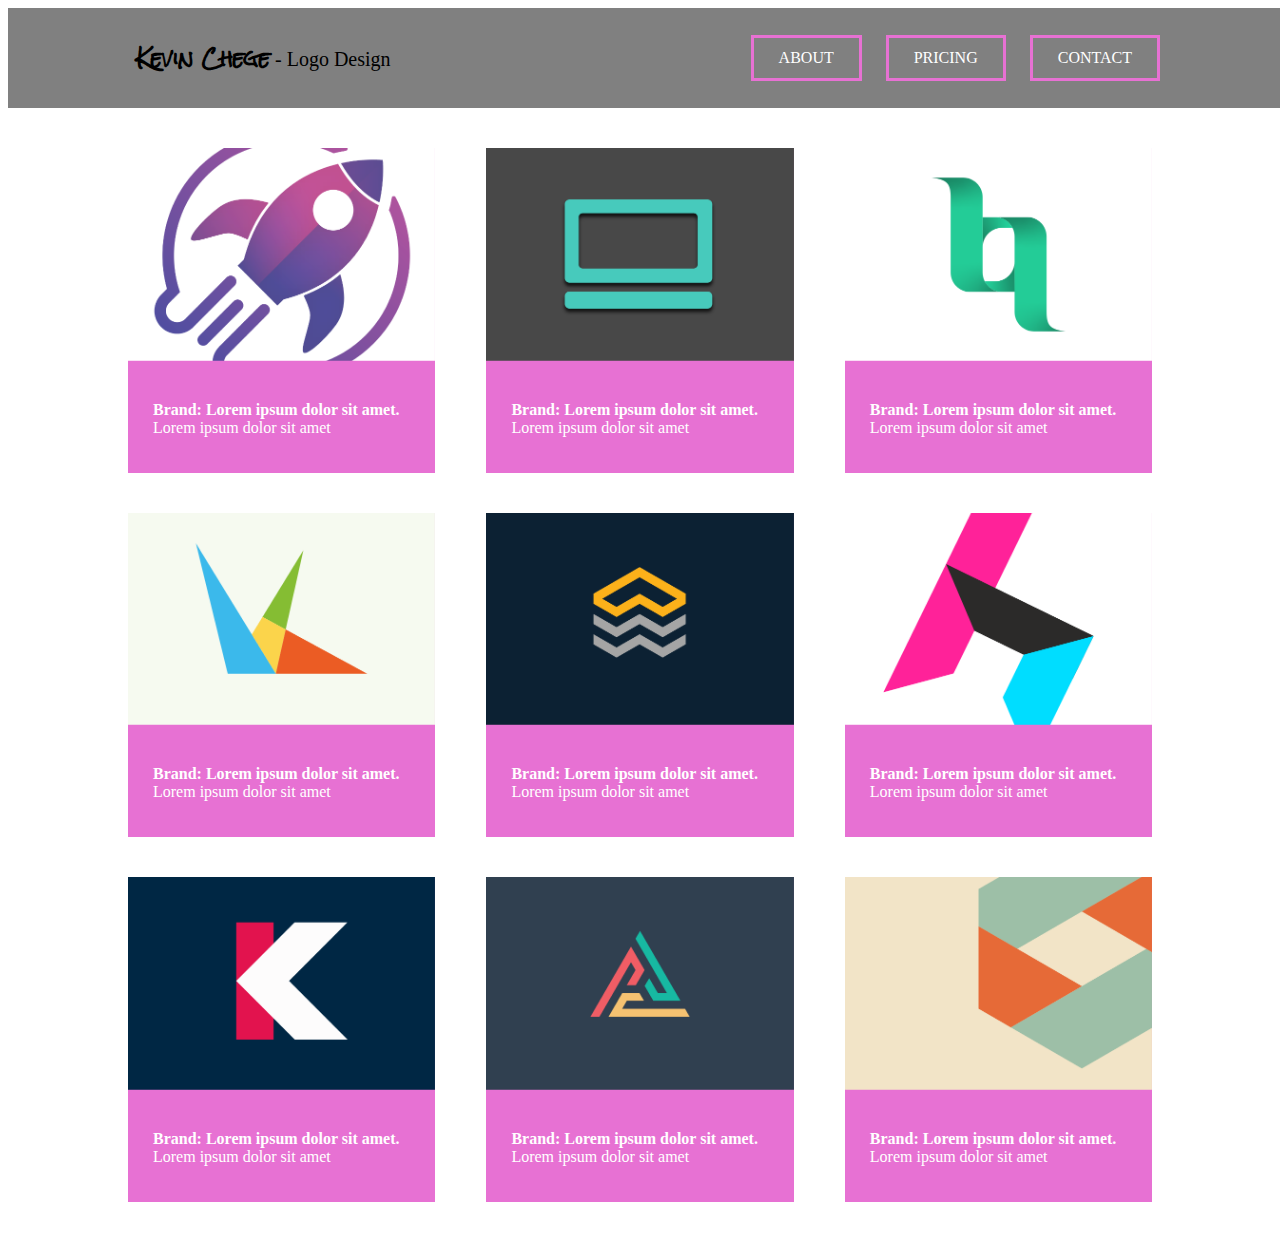
<file: index.html>
<!DOCTYPE html>
<html lang="en">
<head>
    <meta charset="UTF-8">
    <meta name="viewport" content="width=device-width, initial-scale=1.0">
    <title>Kevin Chege Branding and logo</title>
    <link rel="stylesheet" href="style.css">
    <link rel="preconnect" href="https://fonts.gstatic.com">
<link href="https://fonts.googleapis.com/css2?family=Ubuntu:wght@300&display=swap" rel="stylesheet">
<link rel="preconnect" href="https://fonts.gstatic.com">
<link href="https://fonts.googleapis.com/css2?family=Rock+Salt&display=swap" rel="stylesheet">
</head>
<body>
    <div class="header-container">
        <header>
            <div class="logo"><p> <span class="bold">Kevin Chege</span> - Logo Design</p> 
            </div>
            <nav>
                <a href="#" class="clicknav">ABOUT</a> 
                <a href="#" class="clicknav">PRICING</a> 
                <a href="#" class="clicknav">CONTACT</a>
               
               </nav>
        </header>
    </div>


<div class="container">
    <div class="col hide-mobile"> <img src="images/image1@2x.png" alt=""><p>Brand: Lorem ipsum dolor sit amet. Lorem ipsum dolor sit amet</p></div>

    <div class="col hide-mobile"> <img src="images/image2@2x.png" alt=""><p>Brand: Lorem ipsum dolor sit amet. Lorem ipsum dolor sit amet</p></div>

    <div class="col hide-mobile"> <img src="images/image3@2x.png" alt=""><p>Brand: Lorem ipsum dolor sit amet. Lorem ipsum dolor sit amet</p></div>

    <div class="col hide-mobile"> <img src="images/image4@2x.png" alt=""><p>Brand: Lorem ipsum dolor sit amet. Lorem ipsum dolor sit amet</p></div>

    <div class="col"> <img src="images/image5@2x.png" alt=""><p>Brand: Lorem ipsum dolor sit amet. Lorem ipsum dolor sit amet</p></div>

    <div class="col"> <img src="images/image6@2x.png" alt=""><p>Brand: Lorem ipsum dolor sit amet. Lorem ipsum dolor sit amet</p></div>

    <div class="col"> <img src="images/image7@2x.png" alt=""><p>Brand: Lorem ipsum dolor sit amet. Lorem ipsum dolor sit amet</p></div>

    <div class="col"> <img src="images/image8@2x.png" alt=""><p>Brand: Lorem ipsum dolor sit amet. Lorem ipsum dolor sit amet</p></div>

    <div class="col"> <img src="images/image9@2x.png" alt=""><p>Brand: Lorem ipsum dolor sit amet. Lorem ipsum dolor sit amet</p></div>

    <div class="col hide-desktop-only">  <img src="images/image10@2x.png" alt=""><p>Brand: Lorem ipsum dolor sit amet. Lorem ipsum dolor sit amet</p></div>



</div>
</body>
</html>
</file>
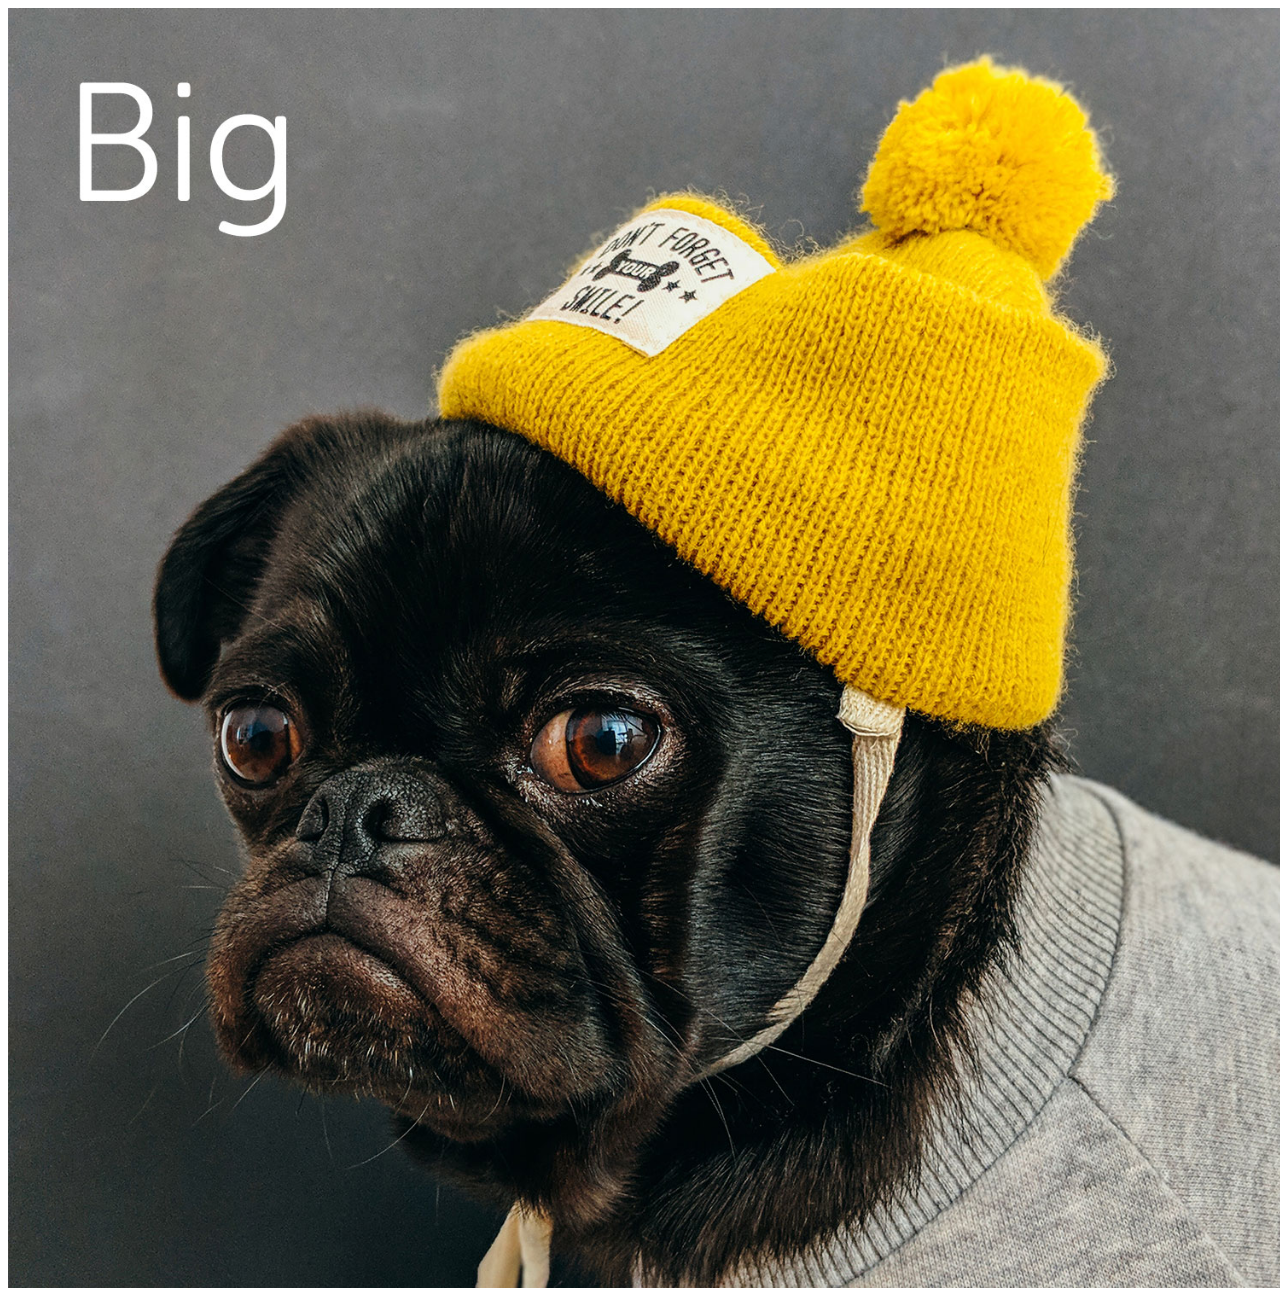
<file: imgsrcset.html>
<!DOCTYPE html>
<html lang="en">
<head>
    <meta charset="UTF-8">
    <meta name="viewport" content="width=device-width, initial-scale=1.0">              
    <title>Document</title>
</head>
<body>
    <img src="images/pug-charles-unsplash-small.jpg" alt="" srcset="images/pug-charles-unsplash-small.jpg 500w,images/pug-charles-unsplash-medium.jpg 1000w,images/pug-charles-unsplash-big.jpg 1500w,  ">
    
</body>
</html>
</file>
<file: jquerynav.html>
<!DOCTYPE html>
<html lang="en">
<head>
    <meta charset="UTF-8">
    <meta name="viewport" content="width=device-width, initial-scale=1.0">
    <title>Document</title>
   
  
</head>
<body>
    <img src="images/icon-burger-menu.svg" alt="Mobile Menu Icon" class="burgermenu">
    <nav class="mobile-nav"><a href="#">ABOUT</a>
    <a href="">PRICING</a>
    <a href="">CONTACT</a></nav>
    <link rel="stylesheet" href="jquery-nav.css">
    <script src="http://code.jquery.com/jquery-3.5.1.js" integrity="sha256-QWo7LDvxbWT2tbbQ97B53yJnYU3WhH/C8ycbRAkjPDc=" crossorigin="anonymous"></script>
    <script src="jquery-nav.js"></script>
</body>
</html>
</file>
<file: style.css>
/* Global view */
.body {
  
     margin: 0px 0px;
}
p{
    color: white;
}
a{
    color: white;
    text-decoration: none;
}
.col p::first-line{
    font-weight: bold;
    /* color: white;
    font-family: 'Ubuntu', sans-serif; */
}
.container{
  
    min-height: 500px;
    max-width: 1024px;
    margin-left: auto;
    margin-right: auto;
    padding-top:140px ;
    display:flex ;
    flex-wrap: wrap;
    justify-content: space-between;

}

 /* a.clicknav{
    color: white;
} */
.clicknav{
    border: 3px solid rgb(231, 113, 211);
        padding: 11px 25px;
        margin-left: 20px;
    display: inline-block;}
    


.col{
    background-color: rgb(231, 113, 211);
    width: 30%;
    margin-bottom: 40px;

}
.bold{

font-weight: bold; font-family: 'Rock Salt', cursive;}

.col p{
    padding: 20px 25px;
    line-height: 1.5 rem;
}
.logo p{
    color: black;
 font-size: 20px;
   
}
.hide-desktop-only{
    display: none;
}
header{
    width: 1024px;
    min-height: 100px;
    margin-left: auto;
    margin: auto;
    display: flex;
    justify-content: space-between;
    align-items: center;
}
/* nav{
    display: flex;
       align-items: center;
       justify-content: space-around;
} */

.col img{
    width: 100%;
    height: auto;
}
.header-container{
    width: 100%;
    background-color: grey;
    min-height: 100px;
    margin-bottom: 40px;
    position: fixed;
}

/* Tablet view */
@media (max-width:768px){
    .col{
        width: 47%;
    }
    .hide-desktop-only{
        display: block;
    }
    .hide-mobile{
        display: none;
    }
 }
   /*phone view */
   @media (max-width:375px){
    .col{
        width: 100%;
       
    }
    /* nav{
         text-align: center;

    } */
    header{
        display: block;
        
      
    }
    .header-container{
        position: relative;
    }
    nav .clicknav{
        display: block;
        align-items: center;
 
    }
    .logo{
        padding-top: 10px 0px;
        padding-left: 5px;
    }
    .container{
        padding-top:10px ;

    }
    .clicknav{
        
    border: 3px solid rgb(212, 208, 208);
    padding: 11px 25px;
     margin-top: 2px;
     margin-left: 0;
    }
    
 }
</file>
